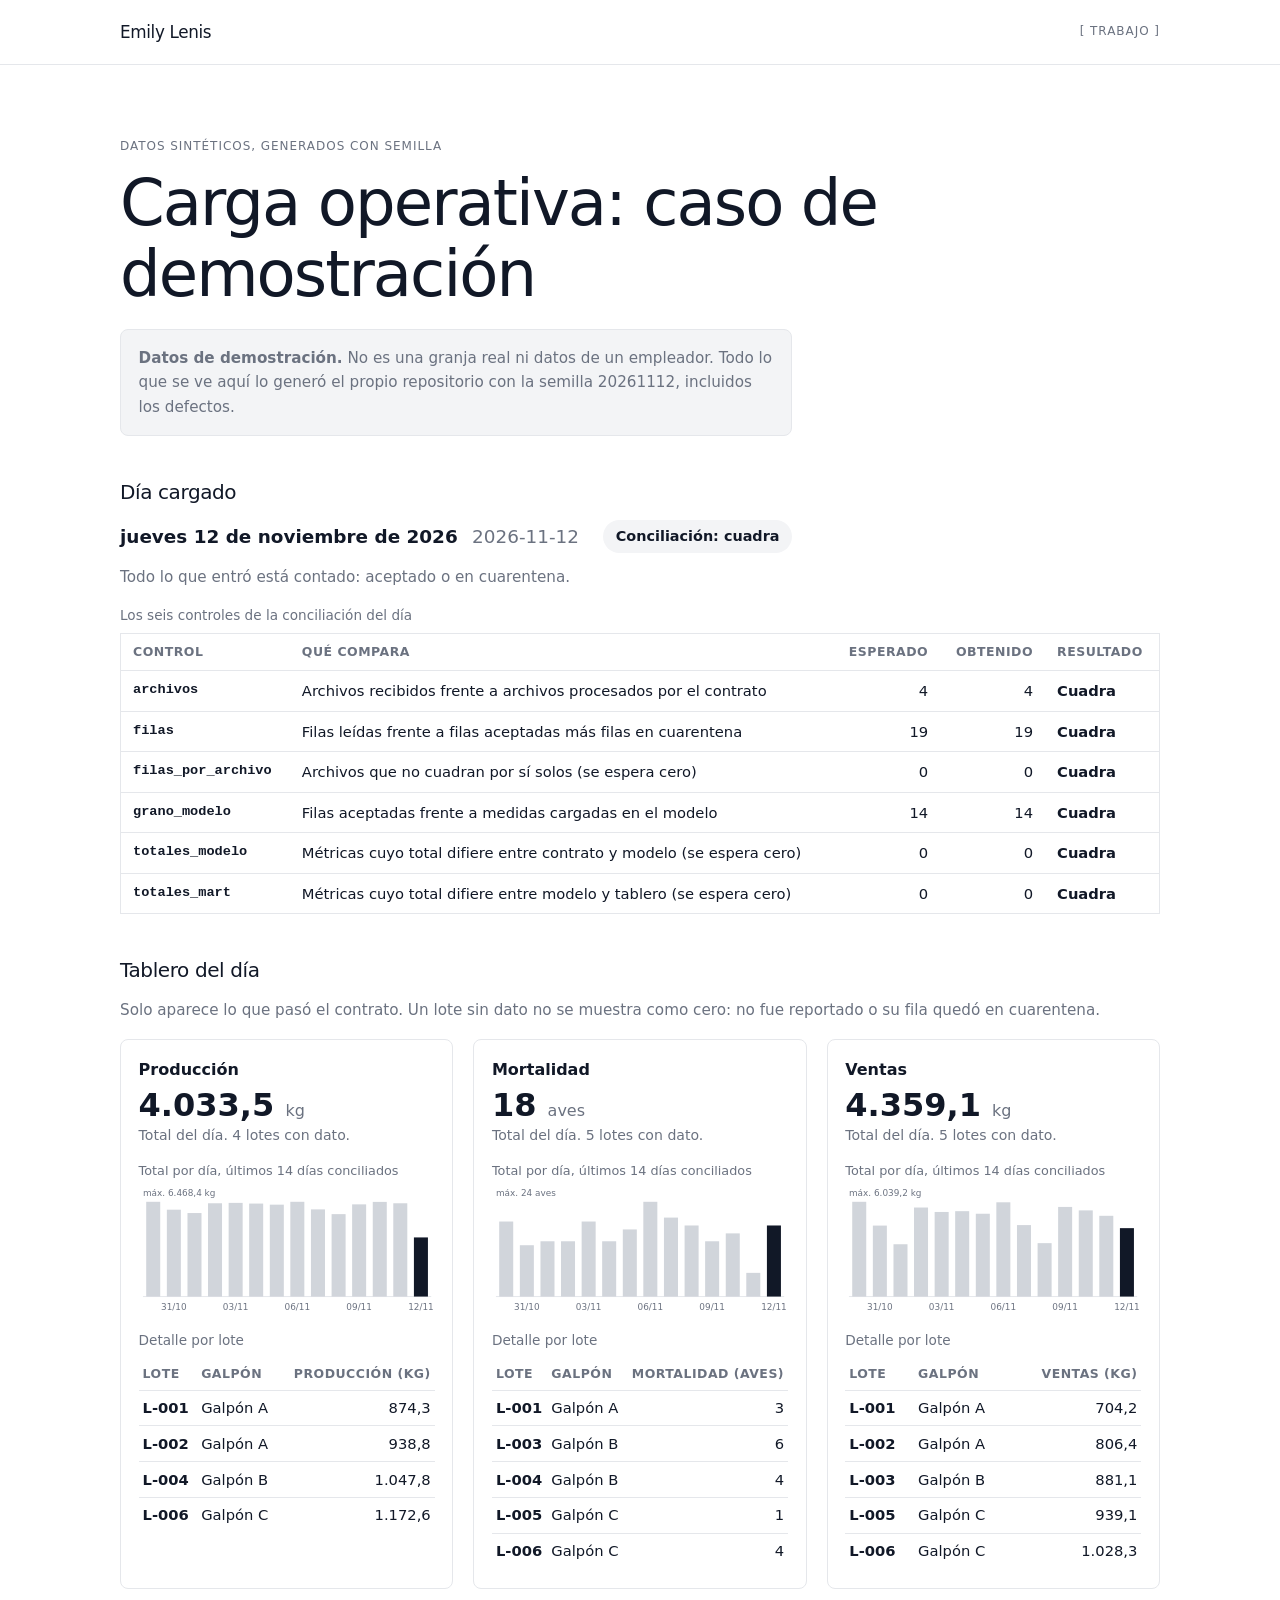
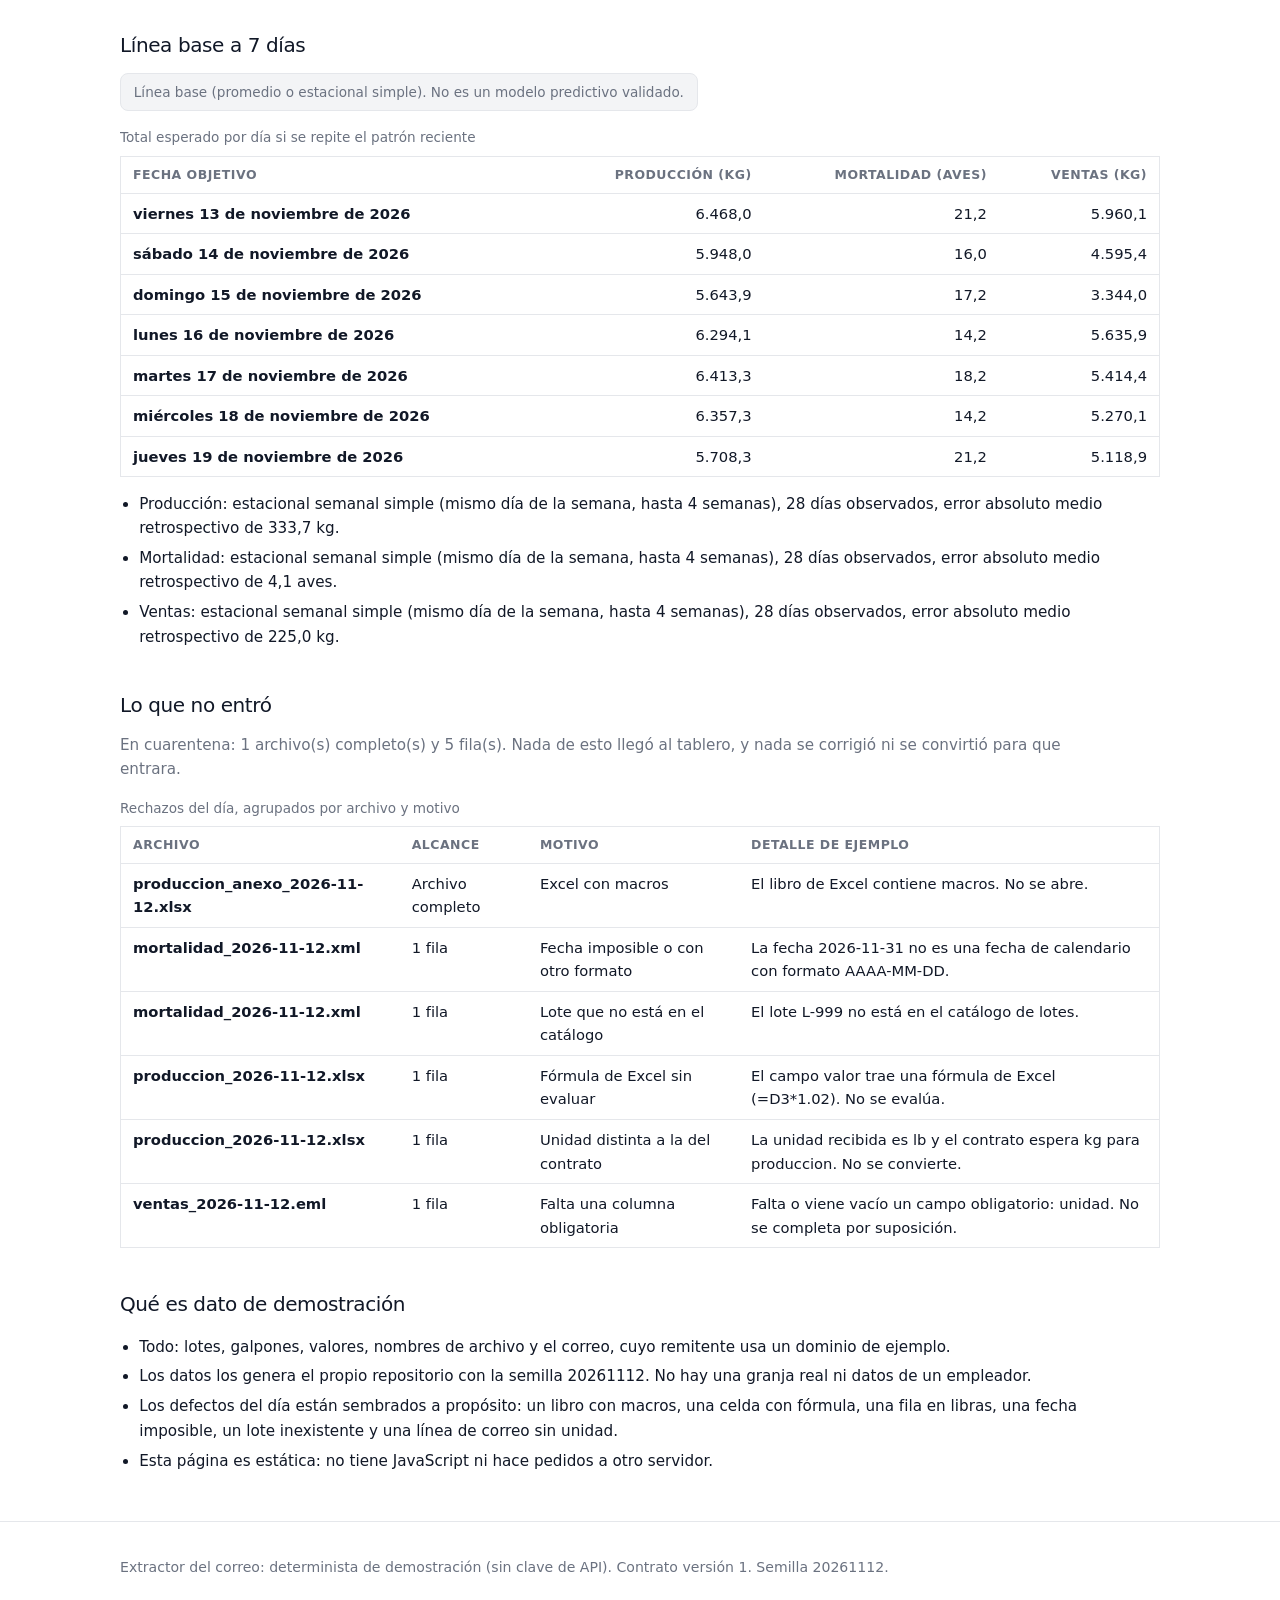
<file: docs/index.html>
<!doctype html>
<html lang="es">
<head>
<meta charset="utf-8">
<meta http-equiv="Content-Security-Policy" content="default-src 'none'; style-src 'self'; base-uri 'none'; form-action 'none'">
<meta name="viewport" content="width=device-width, initial-scale=1">
<meta name="referrer" content="no-referrer">
<title>Carga operativa: caso de demostración</title>
<link rel="stylesheet" href="estilos.css">
</head>
<body>
<header class="sitio-barra">
  <div class="ancho barra-inner">
    <p class="marca">Emily Lenis</p>
    <p class="navmarca">[ TRABAJO ]</p>
  </div>
</header>

<main class="ancho">
  <header class="cabecera">
    <p class="sobretitulo">Datos sintéticos, generados con semilla</p>
    <h1>Carga operativa: caso de demostración</h1>
    <p class="aviso"><strong>Datos de demostración.</strong> No es una granja real ni datos de un empleador. Todo lo que se ve aquí lo generó el propio repositorio con la semilla 20261112, incluidos los defectos.</p>
  </header>

  <section aria-labelledby="titulo-dia">
    <h2 id="titulo-dia">Día cargado</h2>
    <div class="dia">
      <p class="dia-fecha">jueves 12 de noviembre de 2026 <span class="dia-iso">2026-11-12</span></p>
      <p class="estado estado-cuadra">Conciliación: cuadra</p>
    </div>
    <p class="nota">Todo lo que entró está contado: aceptado o en cuarentena.</p>
    <div class="tabla-ancha">
    <table>
      <caption>Los seis controles de la conciliación del día</caption>
      <thead>
        <tr><th scope="col">Control</th><th scope="col">Qué compara</th><th scope="col" class="num">Esperado</th><th scope="col" class="num">Obtenido</th><th scope="col">Resultado</th></tr>
      </thead>
      <tbody>
        <tr><th scope="row" class="codigo">archivos</th><td>Archivos recibidos frente a archivos procesados por el contrato</td><td class="num">4</td><td class="num">4</td><td class="bien">Cuadra</td></tr>
        <tr><th scope="row" class="codigo">filas</th><td>Filas leídas frente a filas aceptadas más filas en cuarentena</td><td class="num">19</td><td class="num">19</td><td class="bien">Cuadra</td></tr>
        <tr><th scope="row" class="codigo">filas_por_archivo</th><td>Archivos que no cuadran por sí solos (se espera cero)</td><td class="num">0</td><td class="num">0</td><td class="bien">Cuadra</td></tr>
        <tr><th scope="row" class="codigo">grano_modelo</th><td>Filas aceptadas frente a medidas cargadas en el modelo</td><td class="num">14</td><td class="num">14</td><td class="bien">Cuadra</td></tr>
        <tr><th scope="row" class="codigo">totales_modelo</th><td>Métricas cuyo total difiere entre contrato y modelo (se espera cero)</td><td class="num">0</td><td class="num">0</td><td class="bien">Cuadra</td></tr>
        <tr><th scope="row" class="codigo">totales_mart</th><td>Métricas cuyo total difiere entre modelo y tablero (se espera cero)</td><td class="num">0</td><td class="num">0</td><td class="bien">Cuadra</td></tr>
      </tbody>
    </table>
    </div>
  </section>

  <section aria-labelledby="titulo-tablero">
    <h2 id="titulo-tablero">Tablero del día</h2>
    <p class="nota">Solo aparece lo que pasó el contrato. Un lote sin dato no se muestra como cero: no fue reportado o su fila quedó en cuarentena.</p>
    <div class="paneles">
      <article class="panel">
        <h3>Producción</h3>
        <p class="panel-total">4.033,5 <span class="panel-unidad">kg</span></p>
        <p class="panel-detalle">Total del día. 4 lotes con dato.</p>
        <p class="grafico-titulo">Total por día, últimos 14 días conciliados</p>
        <svg class="grafico" viewBox="0 0 300 132" role="img" aria-label="Producción total por día, últimos 14 días, en kg. Máximo 6.468,4."><line class="eje" x1="4.0" y1="112.0" x2="296.0" y2="112.0"></line><text class="etiqueta" x="4.0" y="10">máx. 6.468,4 kg</text><rect class="barra" x="7.3" y="16.0" width="14.2" height="96.0"><title>2026-10-30: 6.465,6 kg</title></rect><rect class="barra" x="28.2" y="24.0" width="14.2" height="88.0"><title>2026-10-31: 5.931,2 kg</title></rect><text class="etiqueta" x="35.3" y="126.0" text-anchor="middle">31/10</text><rect class="barra" x="49.1" y="27.4" width="14.2" height="84.6"><title>2026-11-01: 5.700,2 kg</title></rect><rect class="barra" x="69.9" y="17.5" width="14.2" height="94.5"><title>2026-11-02: 6.366,0 kg</title></rect><rect class="barra" x="90.8" y="17.1" width="14.2" height="94.9"><title>2026-11-03: 6.394,2 kg</title></rect><text class="etiqueta" x="97.9" y="126.0" text-anchor="middle">03/11</text><rect class="barra" x="111.6" y="17.8" width="14.2" height="94.2"><title>2026-11-04: 6.346,7 kg</title></rect><rect class="barra" x="132.5" y="18.9" width="14.2" height="93.1"><title>2026-11-05: 6.271,0 kg</title></rect><rect class="barra" x="153.3" y="16.0" width="14.2" height="96.0"><title>2026-11-06: 6.468,4 kg</title></rect><text class="etiqueta" x="160.4" y="126.0" text-anchor="middle">06/11</text><rect class="barra" x="174.2" y="23.7" width="14.2" height="88.3"><title>2026-11-07: 5.952,1 kg</title></rect><rect class="barra" x="195.1" y="28.5" width="14.2" height="83.5"><title>2026-11-08: 5.629,0 kg</title></rect><rect class="barra" x="215.9" y="18.6" width="14.2" height="93.4"><title>2026-11-09: 6.294,1 kg</title></rect><text class="etiqueta" x="223.0" y="126.0" text-anchor="middle">09/11</text><rect class="barra" x="236.8" y="16.1" width="14.2" height="95.9"><title>2026-11-10: 6.460,7 kg</title></rect><rect class="barra" x="257.6" y="17.5" width="14.2" height="94.5"><title>2026-11-11: 6.367,4 kg</title></rect><rect class="barra barra-dia" x="278.5" y="52.1" width="14.2" height="59.9"><title>2026-11-12: 4.033,5 kg</title></rect><text class="etiqueta" x="285.6" y="126.0" text-anchor="middle">12/11</text></svg>
        <table>
          <caption>Detalle por lote</caption>
          <thead><tr><th scope="col">Lote</th><th scope="col">Galpón</th><th scope="col" class="num">Producción (kg)</th></tr></thead>
          <tbody>
          <tr><th scope="row">L-001</th><td>Galpón A</td><td class="num">874,3</td></tr>
          <tr><th scope="row">L-002</th><td>Galpón A</td><td class="num">938,8</td></tr>
          <tr><th scope="row">L-004</th><td>Galpón B</td><td class="num">1.047,8</td></tr>
          <tr><th scope="row">L-006</th><td>Galpón C</td><td class="num">1.172,6</td></tr>
          </tbody>
        </table>
      </article>
      <article class="panel">
        <h3>Mortalidad</h3>
        <p class="panel-total">18 <span class="panel-unidad">aves</span></p>
        <p class="panel-detalle">Total del día. 5 lotes con dato.</p>
        <p class="grafico-titulo">Total por día, últimos 14 días conciliados</p>
        <svg class="grafico" viewBox="0 0 300 132" role="img" aria-label="Mortalidad total por día, últimos 14 días, en aves. Máximo 24."><line class="eje" x1="4.0" y1="112.0" x2="296.0" y2="112.0"></line><text class="etiqueta" x="4.0" y="10">máx. 24 aves</text><rect class="barra" x="7.3" y="36.0" width="14.2" height="76.0"><title>2026-10-30: 19 aves</title></rect><rect class="barra" x="28.2" y="60.0" width="14.2" height="52.0"><title>2026-10-31: 13 aves</title></rect><text class="etiqueta" x="35.3" y="126.0" text-anchor="middle">31/10</text><rect class="barra" x="49.1" y="56.0" width="14.2" height="56.0"><title>2026-11-01: 14 aves</title></rect><rect class="barra" x="69.9" y="56.0" width="14.2" height="56.0"><title>2026-11-02: 14 aves</title></rect><rect class="barra" x="90.8" y="36.0" width="14.2" height="76.0"><title>2026-11-03: 19 aves</title></rect><text class="etiqueta" x="97.9" y="126.0" text-anchor="middle">03/11</text><rect class="barra" x="111.6" y="56.0" width="14.2" height="56.0"><title>2026-11-04: 14 aves</title></rect><rect class="barra" x="132.5" y="44.0" width="14.2" height="68.0"><title>2026-11-05: 17 aves</title></rect><rect class="barra" x="153.3" y="16.0" width="14.2" height="96.0"><title>2026-11-06: 24 aves</title></rect><text class="etiqueta" x="160.4" y="126.0" text-anchor="middle">06/11</text><rect class="barra" x="174.2" y="32.0" width="14.2" height="80.0"><title>2026-11-07: 20 aves</title></rect><rect class="barra" x="195.1" y="40.0" width="14.2" height="72.0"><title>2026-11-08: 18 aves</title></rect><rect class="barra" x="215.9" y="56.0" width="14.2" height="56.0"><title>2026-11-09: 14 aves</title></rect><text class="etiqueta" x="223.0" y="126.0" text-anchor="middle">09/11</text><rect class="barra" x="236.8" y="48.0" width="14.2" height="64.0"><title>2026-11-10: 16 aves</title></rect><rect class="barra" x="257.6" y="88.0" width="14.2" height="24.0"><title>2026-11-11: 6 aves</title></rect><rect class="barra barra-dia" x="278.5" y="40.0" width="14.2" height="72.0"><title>2026-11-12: 18 aves</title></rect><text class="etiqueta" x="285.6" y="126.0" text-anchor="middle">12/11</text></svg>
        <table>
          <caption>Detalle por lote</caption>
          <thead><tr><th scope="col">Lote</th><th scope="col">Galpón</th><th scope="col" class="num">Mortalidad (aves)</th></tr></thead>
          <tbody>
          <tr><th scope="row">L-001</th><td>Galpón A</td><td class="num">3</td></tr>
          <tr><th scope="row">L-003</th><td>Galpón B</td><td class="num">6</td></tr>
          <tr><th scope="row">L-004</th><td>Galpón B</td><td class="num">4</td></tr>
          <tr><th scope="row">L-005</th><td>Galpón C</td><td class="num">1</td></tr>
          <tr><th scope="row">L-006</th><td>Galpón C</td><td class="num">4</td></tr>
          </tbody>
        </table>
      </article>
      <article class="panel">
        <h3>Ventas</h3>
        <p class="panel-total">4.359,1 <span class="panel-unidad">kg</span></p>
        <p class="panel-detalle">Total del día. 5 lotes con dato.</p>
        <p class="grafico-titulo">Total por día, últimos 14 días conciliados</p>
        <svg class="grafico" viewBox="0 0 300 132" role="img" aria-label="Ventas total por día, últimos 14 días, en kg. Máximo 6.039,2."><line class="eje" x1="4.0" y1="112.0" x2="296.0" y2="112.0"></line><text class="etiqueta" x="4.0" y="10">máx. 6.039,2 kg</text><rect class="barra" x="7.3" y="16.0" width="14.2" height="96.0"><title>2026-10-30: 6.039,2 kg</title></rect><rect class="barra" x="28.2" y="40.1" width="14.2" height="71.9"><title>2026-10-31: 4.524,0 kg</title></rect><text class="etiqueta" x="35.3" y="126.0" text-anchor="middle">31/10</text><rect class="barra" x="49.1" y="59.0" width="14.2" height="53.0"><title>2026-11-01: 3.331,2 kg</title></rect><rect class="barra" x="69.9" y="21.8" width="14.2" height="90.2"><title>2026-11-02: 5.674,1 kg</title></rect><rect class="barra" x="90.8" y="26.3" width="14.2" height="85.7"><title>2026-11-03: 5.393,2 kg</title></rect><text class="etiqueta" x="97.9" y="126.0" text-anchor="middle">03/11</text><rect class="barra" x="111.6" y="25.5" width="14.2" height="86.5"><title>2026-11-04: 5.444,7 kg</title></rect><rect class="barra" x="132.5" y="28.1" width="14.2" height="83.9"><title>2026-11-05: 5.279,6 kg</title></rect><rect class="barra" x="153.3" y="16.5" width="14.2" height="95.5"><title>2026-11-06: 6.004,7 kg</title></rect><text class="etiqueta" x="160.4" y="126.0" text-anchor="middle">06/11</text><rect class="barra" x="174.2" y="39.6" width="14.2" height="72.4"><title>2026-11-07: 4.556,1 kg</title></rect><rect class="barra" x="195.1" y="57.9" width="14.2" height="54.1"><title>2026-11-08: 3.404,4 kg</title></rect><rect class="barra" x="215.9" y="21.2" width="14.2" height="90.8"><title>2026-11-09: 5.714,3 kg</title></rect><text class="etiqueta" x="223.0" y="126.0" text-anchor="middle">09/11</text><rect class="barra" x="236.8" y="24.7" width="14.2" height="87.3"><title>2026-11-10: 5.492,2 kg</title></rect><rect class="barra" x="257.6" y="30.2" width="14.2" height="81.8"><title>2026-11-11: 5.148,9 kg</title></rect><rect class="barra barra-dia" x="278.5" y="42.7" width="14.2" height="69.3"><title>2026-11-12: 4.359,1 kg</title></rect><text class="etiqueta" x="285.6" y="126.0" text-anchor="middle">12/11</text></svg>
        <table>
          <caption>Detalle por lote</caption>
          <thead><tr><th scope="col">Lote</th><th scope="col">Galpón</th><th scope="col" class="num">Ventas (kg)</th></tr></thead>
          <tbody>
          <tr><th scope="row">L-001</th><td>Galpón A</td><td class="num">704,2</td></tr>
          <tr><th scope="row">L-002</th><td>Galpón A</td><td class="num">806,4</td></tr>
          <tr><th scope="row">L-003</th><td>Galpón B</td><td class="num">881,1</td></tr>
          <tr><th scope="row">L-005</th><td>Galpón C</td><td class="num">939,1</td></tr>
          <tr><th scope="row">L-006</th><td>Galpón C</td><td class="num">1.028,3</td></tr>
          </tbody>
        </table>
      </article>
    </div>
  </section>

  <section aria-labelledby="titulo-linea-base">
    <h2 id="titulo-linea-base">Línea base a 7 días</h2>
    <p class="rotulo">Línea base (promedio o estacional simple). No es un modelo predictivo validado.</p>
    <div class="tabla-ancha">
    <table>
      <caption>Total esperado por día si se repite el patrón reciente</caption>
      <thead><tr><th scope="col">Fecha objetivo</th><th scope="col" class="num">Producción (kg)</th><th scope="col" class="num">Mortalidad (aves)</th><th scope="col" class="num">Ventas (kg)</th></tr></thead>
      <tbody>
        <tr><th scope="row">viernes 13 de noviembre de 2026</th><td class="num">6.468,0</td><td class="num">21,2</td><td class="num">5.960,1</td></tr>
        <tr><th scope="row">sábado 14 de noviembre de 2026</th><td class="num">5.948,0</td><td class="num">16,0</td><td class="num">4.595,4</td></tr>
        <tr><th scope="row">domingo 15 de noviembre de 2026</th><td class="num">5.643,9</td><td class="num">17,2</td><td class="num">3.344,0</td></tr>
        <tr><th scope="row">lunes 16 de noviembre de 2026</th><td class="num">6.294,1</td><td class="num">14,2</td><td class="num">5.635,9</td></tr>
        <tr><th scope="row">martes 17 de noviembre de 2026</th><td class="num">6.413,3</td><td class="num">18,2</td><td class="num">5.414,4</td></tr>
        <tr><th scope="row">miércoles 18 de noviembre de 2026</th><td class="num">6.357,3</td><td class="num">14,2</td><td class="num">5.270,1</td></tr>
        <tr><th scope="row">jueves 19 de noviembre de 2026</th><td class="num">5.708,3</td><td class="num">21,2</td><td class="num">5.118,9</td></tr>
      </tbody>
    </table>
    </div>
    <ul class="lista">
      <li>Producción: estacional semanal simple (mismo día de la semana, hasta 4 semanas), 28 días observados, error absoluto medio retrospectivo de 333,7 kg.</li>
      <li>Mortalidad: estacional semanal simple (mismo día de la semana, hasta 4 semanas), 28 días observados, error absoluto medio retrospectivo de 4,1 aves.</li>
      <li>Ventas: estacional semanal simple (mismo día de la semana, hasta 4 semanas), 28 días observados, error absoluto medio retrospectivo de 225,0 kg.</li>
    </ul>
  </section>

  <section aria-labelledby="titulo-no-entro">
    <h2 id="titulo-no-entro">Lo que no entró</h2>
    <p class="nota">En cuarentena: 1 archivo(s) completo(s) y 5 fila(s). Nada de esto llegó al tablero, y nada se corrigió ni se convirtió para que entrara.</p>
    <div class="tabla-ancha">
    <table>
      <caption>Rechazos del día, agrupados por archivo y motivo</caption>
      <thead><tr><th scope="col">Archivo</th><th scope="col">Alcance</th><th scope="col">Motivo</th><th scope="col">Detalle de ejemplo</th></tr></thead>
      <tbody>
        <tr><th scope="row">produccion_anexo_2026-11-12.xlsx</th><td>Archivo completo</td><td>Excel con macros</td><td>El libro de Excel contiene macros. No se abre.</td></tr>
        <tr><th scope="row">mortalidad_2026-11-12.xml</th><td>1 fila</td><td>Fecha imposible o con otro formato</td><td>La fecha 2026-11-31 no es una fecha de calendario con formato AAAA-MM-DD.</td></tr>
        <tr><th scope="row">mortalidad_2026-11-12.xml</th><td>1 fila</td><td>Lote que no está en el catálogo</td><td>El lote L-999 no está en el catálogo de lotes.</td></tr>
        <tr><th scope="row">produccion_2026-11-12.xlsx</th><td>1 fila</td><td>Fórmula de Excel sin evaluar</td><td>El campo valor trae una fórmula de Excel (=D3*1.02). No se evalúa.</td></tr>
        <tr><th scope="row">produccion_2026-11-12.xlsx</th><td>1 fila</td><td>Unidad distinta a la del contrato</td><td>La unidad recibida es lb y el contrato espera kg para produccion. No se convierte.</td></tr>
        <tr><th scope="row">ventas_2026-11-12.eml</th><td>1 fila</td><td>Falta una columna obligatoria</td><td>Falta o viene vacío un campo obligatorio: unidad. No se completa por suposición.</td></tr>
      </tbody>
    </table>
    </div>
  </section>

  <section aria-labelledby="titulo-demostracion">
    <h2 id="titulo-demostracion">Qué es dato de demostración</h2>
    <ul class="lista">
      <li>Todo: lotes, galpones, valores, nombres de archivo y el correo, cuyo remitente usa un dominio de ejemplo.</li>
      <li>Los datos los genera el propio repositorio con la semilla 20261112. No hay una granja real ni datos de un empleador.</li>
      <li>Los defectos del día están sembrados a propósito: un libro con macros, una celda con fórmula, una fila en libras, una fecha imposible, un lote inexistente y una línea de correo sin unidad.</li>
      <li>Esta página es estática: no tiene JavaScript ni hace pedidos a otro servidor.</li>
    </ul>
  </section>
</main>

<footer class="pie">
  <div class="ancho">
    <p>Extractor del correo: determinista de demostración (sin clave de API). Contrato versión 1. Semilla 20261112.</p>
  </div>
</footer>
</body>
</html>
</file>
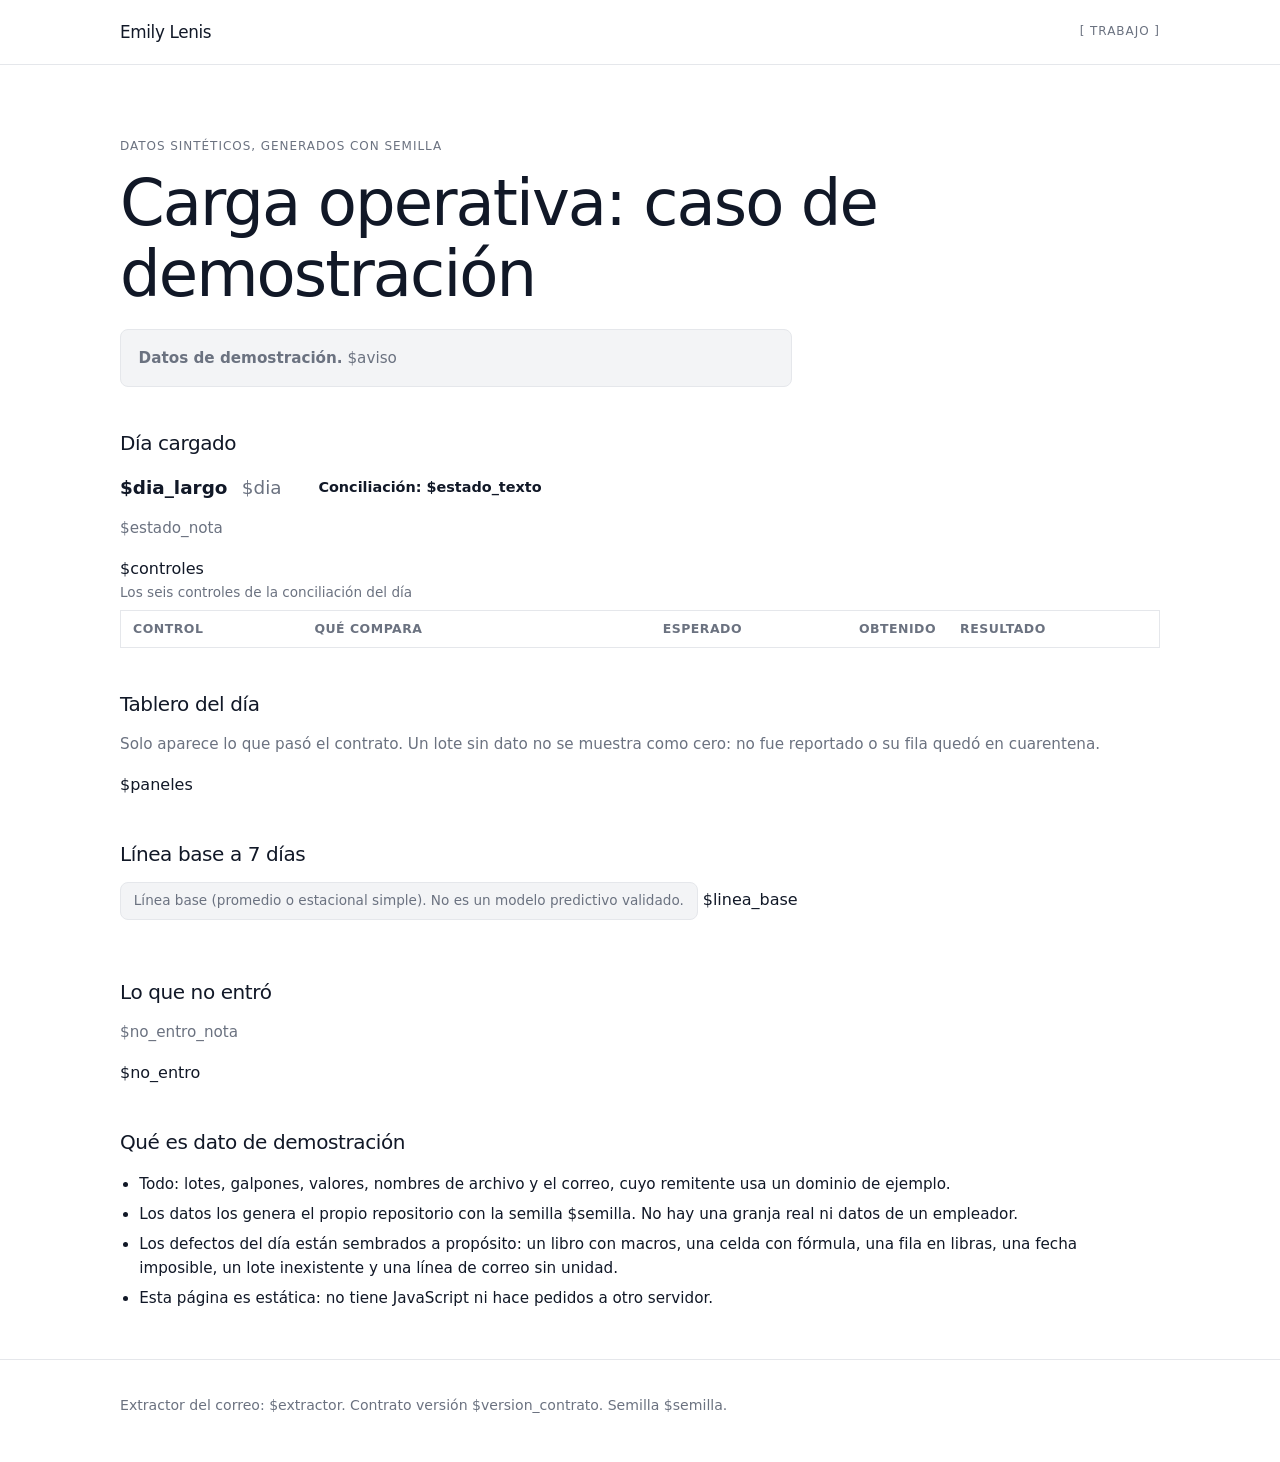
<file: src/carga_operativa/demo/plantilla.html>
<!doctype html>
<html lang="es">
<head>
<meta charset="utf-8">
<meta http-equiv="Content-Security-Policy" content="default-src 'none'; style-src 'self'; base-uri 'none'; form-action 'none'">
<meta name="viewport" content="width=device-width, initial-scale=1">
<meta name="referrer" content="no-referrer">
<title>Carga operativa: caso de demostración</title>
<link rel="stylesheet" href="estilos.css">
</head>
<body>
<header class="sitio-barra">
  <div class="ancho barra-inner">
    <p class="marca">Emily Lenis</p>
    <p class="navmarca">[ TRABAJO ]</p>
  </div>
</header>

<main class="ancho">
  <header class="cabecera">
    <p class="sobretitulo">Datos sintéticos, generados con semilla</p>
    <h1>Carga operativa: caso de demostración</h1>
    <p class="aviso"><strong>Datos de demostración.</strong> $aviso</p>
  </header>

  <section aria-labelledby="titulo-dia">
    <h2 id="titulo-dia">Día cargado</h2>
    <div class="dia">
      <p class="dia-fecha">$dia_largo <span class="dia-iso">$dia</span></p>
      <p class="estado $estado_clase">Conciliación: $estado_texto</p>
    </div>
    <p class="nota">$estado_nota</p>
    <div class="tabla-ancha">
    <table>
      <caption>Los seis controles de la conciliación del día</caption>
      <thead>
        <tr><th scope="col">Control</th><th scope="col">Qué compara</th><th scope="col" class="num">Esperado</th><th scope="col" class="num">Obtenido</th><th scope="col">Resultado</th></tr>
      </thead>
      <tbody>
$controles
      </tbody>
    </table>
    </div>
  </section>

  <section aria-labelledby="titulo-tablero">
    <h2 id="titulo-tablero">Tablero del día</h2>
    <p class="nota">Solo aparece lo que pasó el contrato. Un lote sin dato no se muestra como cero: no fue reportado o su fila quedó en cuarentena.</p>
    <div class="paneles">
$paneles
    </div>
  </section>

  <section aria-labelledby="titulo-linea-base">
    <h2 id="titulo-linea-base">Línea base a 7 días</h2>
    <p class="rotulo">Línea base (promedio o estacional simple). No es un modelo predictivo validado.</p>
$linea_base
  </section>

  <section aria-labelledby="titulo-no-entro">
    <h2 id="titulo-no-entro">Lo que no entró</h2>
    <p class="nota">$no_entro_nota</p>
$no_entro
  </section>

  <section aria-labelledby="titulo-demostracion">
    <h2 id="titulo-demostracion">Qué es dato de demostración</h2>
    <ul class="lista">
      <li>Todo: lotes, galpones, valores, nombres de archivo y el correo, cuyo remitente usa un dominio de ejemplo.</li>
      <li>Los datos los genera el propio repositorio con la semilla $semilla. No hay una granja real ni datos de un empleador.</li>
      <li>Los defectos del día están sembrados a propósito: un libro con macros, una celda con fórmula, una fila en libras, una fecha imposible, un lote inexistente y una línea de correo sin unidad.</li>
      <li>Esta página es estática: no tiene JavaScript ni hace pedidos a otro servidor.</li>
    </ul>
  </section>
</main>

<footer class="pie">
  <div class="ancho">
    <p>Extractor del correo: $extractor. Contrato versión $version_contrato. Semilla $semilla.</p>
  </div>
</footer>
</body>
</html>
</file>
<file: docs/estilos.css>
:root {
  color-scheme: light dark;
  --fondo: #ffffff;
  --superficie: #ffffff;
  --tinta: #111827;
  --tinta-suave: #6b7280;
  --linea: #e5e7eb;
  --acento: #111827;
  --acento-suave: #f3f4f6;
  --alerta: #b91c1c;
  --alerta-suave: #fef2f2;
  --barra: #d1d5db;
}

@media (prefers-color-scheme: dark) {
  :root {
    --fondo: #0a0a0a;
    --superficie: #111827;
    --tinta: #f3f4f6;
    --tinta-suave: #9ca3af;
    --linea: #1f2937;
    --acento: #f3f4f6;
    --acento-suave: #1f2937;
    --alerta: #fca5a5;
    --alerta-suave: #3f1d1d;
    --barra: #374151;
  }
}

* {
  box-sizing: border-box;
}

html {
  font-family: Inter, ui-sans-serif, system-ui, -apple-system, "Segoe UI", sans-serif;
  font-size: 16px;
  line-height: 1.6;
  color: var(--tinta);
  background: var(--fondo);
}

body {
  margin: 0;
}

.ancho {
  max-width: 1080px;
  margin: 0 auto;
  padding: 0 1.25rem;
}

.sitio-barra {
  position: sticky;
  top: 0;
  z-index: 10;
  background: color-mix(in srgb, var(--fondo) 86%, transparent);
  border-bottom: 1px solid var(--linea);
  backdrop-filter: blur(12px);
}

.barra-inner {
  display: flex;
  justify-content: space-between;
  align-items: center;
  height: 4rem;
}

.marca,
.navmarca {
  margin: 0;
}

.marca {
  font-weight: 300;
  font-size: 1.05rem;
  letter-spacing: -0.02em;
}

.navmarca {
  font-size: 0.75rem;
  font-weight: 500;
  letter-spacing: 0.08em;
  color: var(--tinta-suave);
}

.cabecera {
  padding: 4.5rem 0 0;
}

.sobretitulo {
  margin: 0 0 0.75rem;
  font-size: 0.75rem;
  font-weight: 500;
  letter-spacing: 0.08em;
  text-transform: uppercase;
  color: var(--tinta-suave);
}

h1 {
  margin: 0 0 1.25rem;
  font-size: clamp(2.4rem, 5vw, 4.25rem);
  line-height: 1.1;
  font-weight: 300;
  letter-spacing: -0.03em;
}

.aviso {
  margin: 0;
  max-width: 42rem;
  padding: 1rem 1.1rem;
  border: 1px solid var(--linea);
  border-radius: 0.5rem;
  background: var(--acento-suave);
  color: var(--tinta-suave);
  font-size: 0.95rem;
}

section {
  margin: 2.5rem 0;
}

h2 {
  margin: 0 0 0.75rem;
  font-size: 1.25rem;
  font-weight: 500;
  letter-spacing: -0.02em;
}

h3 {
  margin: 0;
  font-size: 1rem;
  font-weight: 650;
}

.nota {
  margin: 0 0 1rem;
  max-width: 62rem;
  color: var(--tinta-suave);
  font-size: 0.95rem;
}

.dia {
  display: flex;
  flex-wrap: wrap;
  align-items: center;
  gap: 0.75rem 1.5rem;
  margin-bottom: 0.75rem;
}

.dia-fecha {
  margin: 0;
  font-size: 1.15rem;
  font-weight: 600;
}

.dia-iso {
  margin-left: 0.5rem;
  color: var(--tinta-suave);
  font-weight: 400;
  font-variant-numeric: tabular-nums;
}

.estado {
  margin: 0;
  padding: 0.3rem 0.8rem;
  border-radius: 999px;
  font-size: 0.9rem;
  font-weight: 600;
}

.estado-cuadra {
  background: var(--acento-suave);
  color: var(--acento);
}

.estado-no-cuadra {
  background: var(--alerta-suave);
  color: var(--alerta);
}

table {
  width: 100%;
  border-collapse: collapse;
  background: var(--superficie);
  border: 1px solid var(--linea);
  border-radius: 8px;
  font-size: 0.92rem;
}

caption {
  caption-side: top;
  padding: 0 0 0.4rem;
  text-align: left;
  color: var(--tinta-suave);
  font-size: 0.85rem;
}

th,
td {
  padding: 0.5rem 0.75rem;
  border-bottom: 1px solid var(--linea);
  text-align: left;
  vertical-align: top;
}

thead th {
  font-size: 0.78rem;
  letter-spacing: 0.04em;
  text-transform: uppercase;
  color: var(--tinta-suave);
  font-weight: 600;
}

tbody tr:last-child td,
tbody tr:last-child th {
  border-bottom: 0;
}

tbody th {
  font-weight: 600;
}

.num {
  text-align: right;
  font-variant-numeric: tabular-nums;
  white-space: nowrap;
}

.codigo {
  font-family: ui-monospace, SFMono-Regular, Menlo, Consolas, monospace;
  font-size: 0.85rem;
}

.bien {
  color: var(--acento);
  font-weight: 600;
}

.mal {
  color: var(--alerta);
  font-weight: 600;
}

.paneles {
  display: grid;
  grid-template-columns: repeat(auto-fit, minmax(300px, 1fr));
  gap: 1.25rem;
}

.panel {
  padding: 1.1rem 1.1rem 1.25rem;
  background: var(--superficie);
  border: 1px solid var(--linea);
  border-radius: 8px;
}

.panel-total {
  margin: 0.2rem 0 0;
  font-size: 2rem;
  font-weight: 650;
  line-height: 1.2;
  font-variant-numeric: tabular-nums;
}

.panel-unidad {
  font-size: 1rem;
  font-weight: 500;
  color: var(--tinta-suave);
}

.panel-detalle {
  margin: 0 0 0.9rem;
  color: var(--tinta-suave);
  font-size: 0.88rem;
}

.panel table {
  margin-top: 0.9rem;
  border: 0;
}

.panel th,
.panel td {
  padding: 0.35rem 0.25rem;
}

.grafico {
  display: block;
  width: 100%;
  height: auto;
}

.grafico-titulo {
  margin: 0 0 0.25rem;
  color: var(--tinta-suave);
  font-size: 0.8rem;
}

.barra {
  fill: var(--barra);
}

.barra-dia {
  fill: var(--acento);
}

.eje {
  stroke: var(--linea);
  stroke-width: 1;
}

.etiqueta {
  fill: var(--tinta-suave);
  font-size: 9px;
  font-family: Inter, ui-sans-serif, system-ui, -apple-system, "Segoe UI", sans-serif;
}

.rotulo {
  display: inline-block;
  margin: 0 0 1rem;
  padding: 0.45rem 0.8rem;
  border: 1px solid var(--linea);
  border-radius: 0.5rem;
  background: var(--acento-suave);
  color: var(--tinta-suave);
  font-size: 0.85rem;
  font-weight: 500;
}

.lista {
  margin: 0.9rem 0 0;
  padding-left: 1.2rem;
  max-width: 62rem;
  font-size: 0.95rem;
}

.lista li {
  margin-bottom: 0.35rem;
}

.tabla-ancha {
  overflow-x: auto;
}

.tabla-ancha table {
  min-width: 560px;
}

.pie {
  margin-top: 3rem;
  padding: 1.25rem 0 2rem;
  border-top: 1px solid var(--linea);
  color: var(--tinta-suave);
  font-size: 0.88rem;
}

@media (max-width: 640px) {
  h1 {
    font-size: 1.5rem;
  }

  .panel-total {
    font-size: 1.6rem;
  }
}
</file>
<file: src/carga_operativa/demo/estilos.css>
:root {
  color-scheme: light dark;
  --fondo: #ffffff;
  --superficie: #ffffff;
  --tinta: #111827;
  --tinta-suave: #6b7280;
  --linea: #e5e7eb;
  --acento: #111827;
  --acento-suave: #f3f4f6;
  --alerta: #b91c1c;
  --alerta-suave: #fef2f2;
  --barra: #d1d5db;
}

@media (prefers-color-scheme: dark) {
  :root {
    --fondo: #0a0a0a;
    --superficie: #111827;
    --tinta: #f3f4f6;
    --tinta-suave: #9ca3af;
    --linea: #1f2937;
    --acento: #f3f4f6;
    --acento-suave: #1f2937;
    --alerta: #fca5a5;
    --alerta-suave: #3f1d1d;
    --barra: #374151;
  }
}

* {
  box-sizing: border-box;
}

html {
  font-family: Inter, ui-sans-serif, system-ui, -apple-system, "Segoe UI", sans-serif;
  font-size: 16px;
  line-height: 1.6;
  color: var(--tinta);
  background: var(--fondo);
}

body {
  margin: 0;
}

.ancho {
  max-width: 1080px;
  margin: 0 auto;
  padding: 0 1.25rem;
}

.sitio-barra {
  position: sticky;
  top: 0;
  z-index: 10;
  background: color-mix(in srgb, var(--fondo) 86%, transparent);
  border-bottom: 1px solid var(--linea);
  backdrop-filter: blur(12px);
}

.barra-inner {
  display: flex;
  justify-content: space-between;
  align-items: center;
  height: 4rem;
}

.marca,
.navmarca {
  margin: 0;
}

.marca {
  font-weight: 300;
  font-size: 1.05rem;
  letter-spacing: -0.02em;
}

.navmarca {
  font-size: 0.75rem;
  font-weight: 500;
  letter-spacing: 0.08em;
  color: var(--tinta-suave);
}

.cabecera {
  padding: 4.5rem 0 0;
}

.sobretitulo {
  margin: 0 0 0.75rem;
  font-size: 0.75rem;
  font-weight: 500;
  letter-spacing: 0.08em;
  text-transform: uppercase;
  color: var(--tinta-suave);
}

h1 {
  margin: 0 0 1.25rem;
  font-size: clamp(2.4rem, 5vw, 4.25rem);
  line-height: 1.1;
  font-weight: 300;
  letter-spacing: -0.03em;
}

.aviso {
  margin: 0;
  max-width: 42rem;
  padding: 1rem 1.1rem;
  border: 1px solid var(--linea);
  border-radius: 0.5rem;
  background: var(--acento-suave);
  color: var(--tinta-suave);
  font-size: 0.95rem;
}

section {
  margin: 2.5rem 0;
}

h2 {
  margin: 0 0 0.75rem;
  font-size: 1.25rem;
  font-weight: 500;
  letter-spacing: -0.02em;
}

h3 {
  margin: 0;
  font-size: 1rem;
  font-weight: 650;
}

.nota {
  margin: 0 0 1rem;
  max-width: 62rem;
  color: var(--tinta-suave);
  font-size: 0.95rem;
}

.dia {
  display: flex;
  flex-wrap: wrap;
  align-items: center;
  gap: 0.75rem 1.5rem;
  margin-bottom: 0.75rem;
}

.dia-fecha {
  margin: 0;
  font-size: 1.15rem;
  font-weight: 600;
}

.dia-iso {
  margin-left: 0.5rem;
  color: var(--tinta-suave);
  font-weight: 400;
  font-variant-numeric: tabular-nums;
}

.estado {
  margin: 0;
  padding: 0.3rem 0.8rem;
  border-radius: 999px;
  font-size: 0.9rem;
  font-weight: 600;
}

.estado-cuadra {
  background: var(--acento-suave);
  color: var(--acento);
}

.estado-no-cuadra {
  background: var(--alerta-suave);
  color: var(--alerta);
}

table {
  width: 100%;
  border-collapse: collapse;
  background: var(--superficie);
  border: 1px solid var(--linea);
  border-radius: 8px;
  font-size: 0.92rem;
}

caption {
  caption-side: top;
  padding: 0 0 0.4rem;
  text-align: left;
  color: var(--tinta-suave);
  font-size: 0.85rem;
}

th,
td {
  padding: 0.5rem 0.75rem;
  border-bottom: 1px solid var(--linea);
  text-align: left;
  vertical-align: top;
}

thead th {
  font-size: 0.78rem;
  letter-spacing: 0.04em;
  text-transform: uppercase;
  color: var(--tinta-suave);
  font-weight: 600;
}

tbody tr:last-child td,
tbody tr:last-child th {
  border-bottom: 0;
}

tbody th {
  font-weight: 600;
}

.num {
  text-align: right;
  font-variant-numeric: tabular-nums;
  white-space: nowrap;
}

.codigo {
  font-family: ui-monospace, SFMono-Regular, Menlo, Consolas, monospace;
  font-size: 0.85rem;
}

.bien {
  color: var(--acento);
  font-weight: 600;
}

.mal {
  color: var(--alerta);
  font-weight: 600;
}

.paneles {
  display: grid;
  grid-template-columns: repeat(auto-fit, minmax(300px, 1fr));
  gap: 1.25rem;
}

.panel {
  padding: 1.1rem 1.1rem 1.25rem;
  background: var(--superficie);
  border: 1px solid var(--linea);
  border-radius: 8px;
}

.panel-total {
  margin: 0.2rem 0 0;
  font-size: 2rem;
  font-weight: 650;
  line-height: 1.2;
  font-variant-numeric: tabular-nums;
}

.panel-unidad {
  font-size: 1rem;
  font-weight: 500;
  color: var(--tinta-suave);
}

.panel-detalle {
  margin: 0 0 0.9rem;
  color: var(--tinta-suave);
  font-size: 0.88rem;
}

.panel table {
  margin-top: 0.9rem;
  border: 0;
}

.panel th,
.panel td {
  padding: 0.35rem 0.25rem;
}

.grafico {
  display: block;
  width: 100%;
  height: auto;
}

.grafico-titulo {
  margin: 0 0 0.25rem;
  color: var(--tinta-suave);
  font-size: 0.8rem;
}

.barra {
  fill: var(--barra);
}

.barra-dia {
  fill: var(--acento);
}

.eje {
  stroke: var(--linea);
  stroke-width: 1;
}

.etiqueta {
  fill: var(--tinta-suave);
  font-size: 9px;
  font-family: Inter, ui-sans-serif, system-ui, -apple-system, "Segoe UI", sans-serif;
}

.rotulo {
  display: inline-block;
  margin: 0 0 1rem;
  padding: 0.45rem 0.8rem;
  border: 1px solid var(--linea);
  border-radius: 0.5rem;
  background: var(--acento-suave);
  color: var(--tinta-suave);
  font-size: 0.85rem;
  font-weight: 500;
}

.lista {
  margin: 0.9rem 0 0;
  padding-left: 1.2rem;
  max-width: 62rem;
  font-size: 0.95rem;
}

.lista li {
  margin-bottom: 0.35rem;
}

.tabla-ancha {
  overflow-x: auto;
}

.tabla-ancha table {
  min-width: 560px;
}

.pie {
  margin-top: 3rem;
  padding: 1.25rem 0 2rem;
  border-top: 1px solid var(--linea);
  color: var(--tinta-suave);
  font-size: 0.88rem;
}

@media (max-width: 640px) {
  h1 {
    font-size: 1.5rem;
  }

  .panel-total {
    font-size: 1.6rem;
  }
}
</file>
